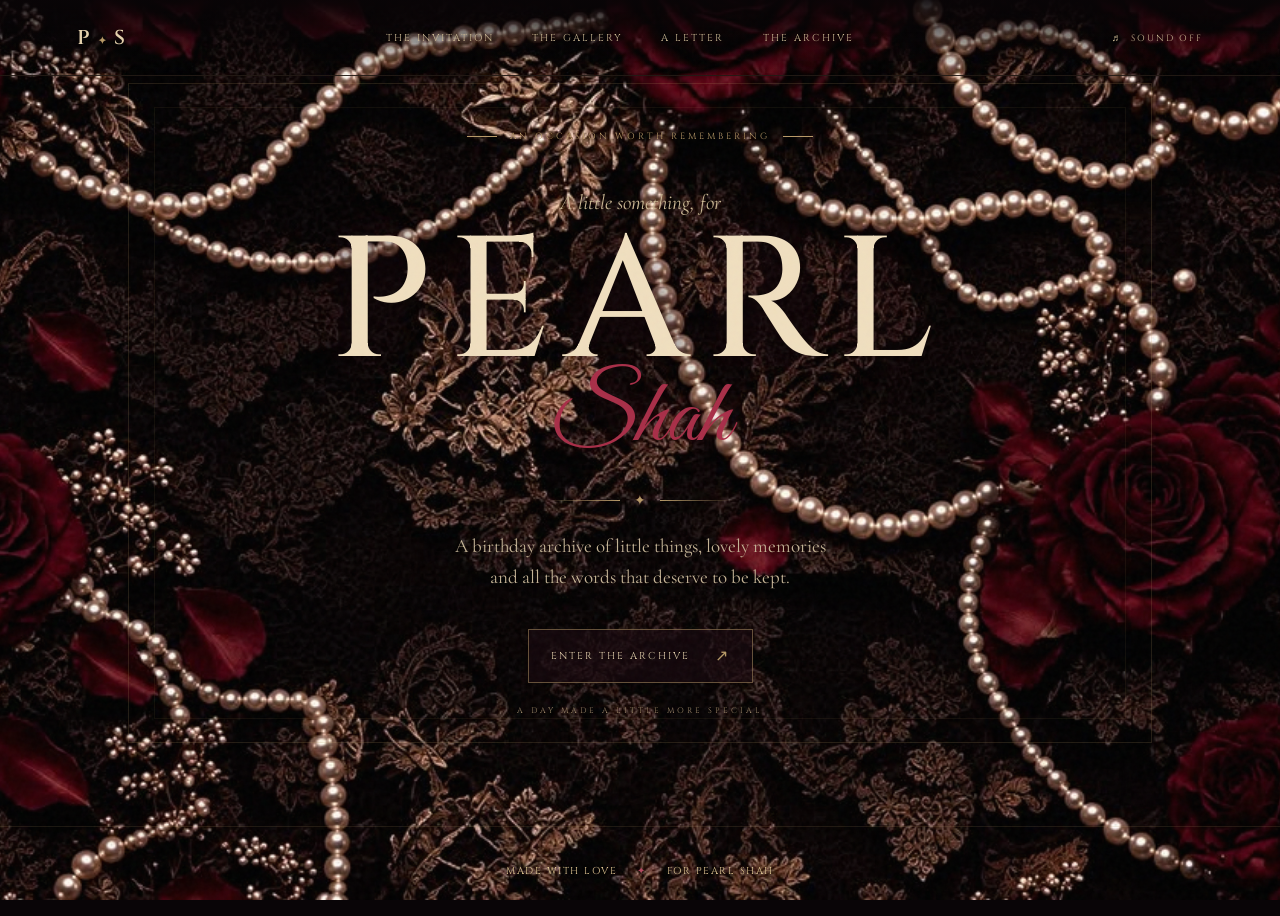
<file: index.html>
<!DOCTYPE html>
<html lang="en">
<head>
  <meta charset="UTF-8">
  <meta name="viewport" content="width=device-width, initial-scale=1.0">
  <meta name="theme-color" content="#090507">
  <meta name="description" content="A little birthday archive made for Pearl Shah.">
  <title>Home — For Pearl Shah</title>
  <link rel="preconnect" href="https://fonts.googleapis.com">
  <link rel="preconnect" href="https://fonts.gstatic.com" crossorigin>
  <link href="https://fonts.googleapis.com/css2?family=Cinzel:wght@400;500;600;700&family=Cormorant+Garamond:ital,wght@0,400;0,500;0,600;1,400;1,500;1,600&family=Great+Vibes&display=swap" rel="stylesheet">
  <link rel="stylesheet" href="style.css?v=parchment-20261115">
</head>
<body>
  <div class="wallpaper" aria-hidden="true"></div>
  <div class="lace lace-left" aria-hidden="true"></div><div class="lace lace-right" aria-hidden="true"></div>
  <div class="grain" aria-hidden="true"></div><div class="petal-field" aria-hidden="true"></div>
  <div class="smoke-screen" aria-hidden="true"><span></span><span></span><span></span></div>

  <header class="topbar">
    <a class="monogram" href="index.html" data-page-link aria-label="Home">P<span>✦</span>S</a>
    <nav aria-label="Main navigation">
      <a href="invitation.html" data-page-link>THE INVITATION</a>
      <a href="gallery.html" data-page-link>THE GALLERY</a>
      <a href="invitation.html" data-page-link>A LETTER</a>
      <a href="archive.html" data-page-link>THE ARCHIVE</a>
    </nav>
    <span class="sound-toggle">♬ <span>SOUND OFF</span></span>
  </header>
<main><section class="hero section" id="home">
      <div class="hero-rose hero-rose-one" aria-hidden="true"><img src="assets/rose.png" alt=""></div>
      <div class="hero-rose hero-rose-two" aria-hidden="true"><img src="assets/rose.png" alt=""></div>
      <div class="hero-content">
        <p class="eyebrow"><span></span> AN OCCASION WORTH REMEMBERING <span></span></p>
        <p class="hero-kicker">A little something, for</p>
        <h1>PEARL</h1>
        <p class="hero-script">Shah</p>
        <div class="gold-rule"><i>✦</i></div>
        <p class="hero-subtitle">A birthday archive of little things, lovely memories<br>and all the words that deserve to be kept.</p>
        <a class="wax-button" href="invitation.html" data-page-link><span>ENTER THE ARCHIVE</span><b>↗</b></a>
        <p class="hero-date">A DAY MADE A LITTLE MORE SPECIAL</p>
      </div>
      <div class="scroll-cue"><span></span> A LITTLE WORLD, JUST FOR YOU</div>
    </section></main>
  <footer><span>MADE WITH LOVE</span><span class="footer-star">✦</span><span>FOR PEARL SHAH</span></footer>
  <script src="script.js"></script>
</body>
</html>
</file>
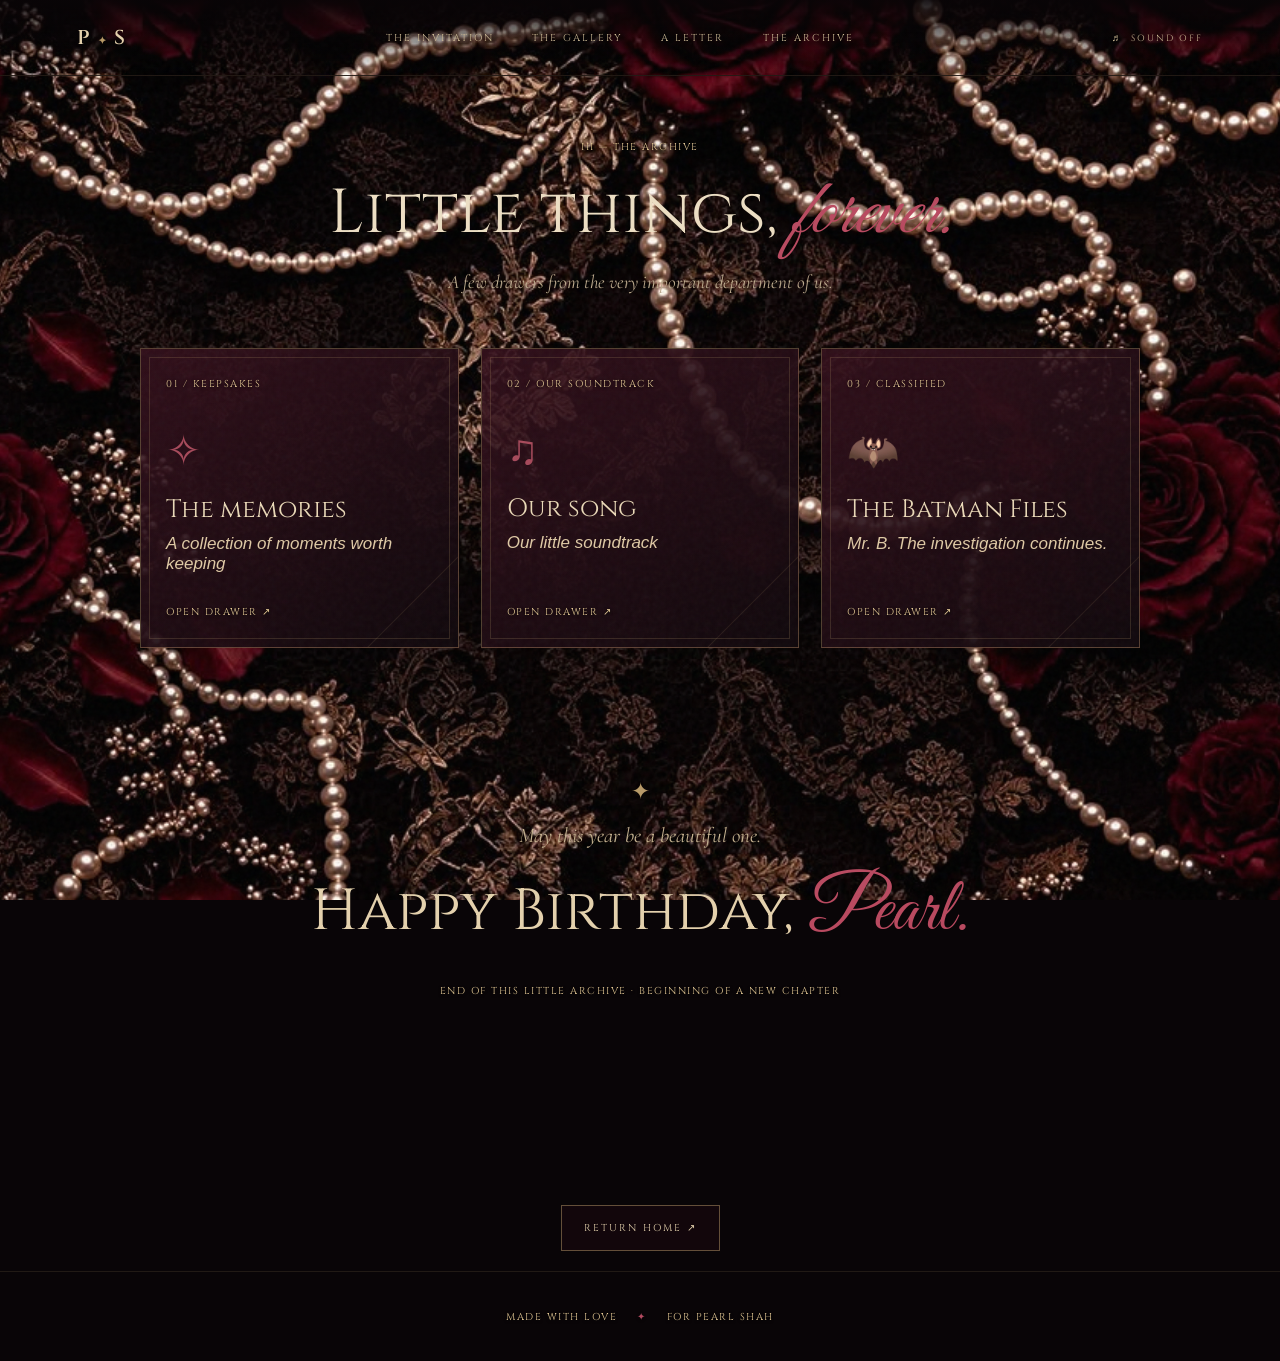
<file: archive.html>
<!DOCTYPE html>
<html lang="en">
<head>
  <meta charset="UTF-8">
  <meta name="viewport" content="width=device-width, initial-scale=1.0">
  <meta name="theme-color" content="#090507">
  <meta name="description" content="A little birthday archive made for Pearl Shah.">
  <title>The Archive — For Pearl Shah</title>
  <link rel="preconnect" href="https://fonts.googleapis.com">
  <link rel="preconnect" href="https://fonts.gstatic.com" crossorigin>
  <link href="https://fonts.googleapis.com/css2?family=Cinzel:wght@400;500;600;700&family=Cormorant+Garamond:ital,wght@0,400;0,500;0,600;1,400;1,500;1,600&family=Great+Vibes&display=swap" rel="stylesheet">
  <link rel="stylesheet" href="style.css?v=parchment-20261115">
</head>
<body>
  <div class="wallpaper" aria-hidden="true"></div>
  <div class="lace lace-left" aria-hidden="true"></div><div class="lace lace-right" aria-hidden="true"></div>
  <div class="grain" aria-hidden="true"></div><div class="petal-field" aria-hidden="true"></div>
  <div class="smoke-screen" aria-hidden="true"><span></span><span></span><span></span></div>

  <header class="topbar">
    <a class="monogram" href="index.html" data-page-link aria-label="Home">P<span>✦</span>S</a>
    <nav aria-label="Main navigation">
      <a href="invitation.html" data-page-link>THE INVITATION</a>
      <a href="gallery.html" data-page-link>THE GALLERY</a>
      <a href="letter.html" data-page-link>A LETTER</a>
      <a href="archive.html" data-page-link>THE ARCHIVE</a>
    </nav>
    <span class="sound-toggle">♬ <span>SOUND OFF</span></span>
  </header>
<main><section class="archive-section section" id="archive">
      <div class="section-heading">
        <span class="section-number">III — THE ARCHIVE</span>
        <h2>Little things, <em>forever.</em></h2>
        <p>A few drawers from the very important department of us.</p>
      </div>
      <div class="archive-grid">
        <button class="archive-card memory-card" data-title="The memories" data-copy="Where do I even begin? 😭 The time you saw me topless (WE ARE NEVER LIVING THAT DOWN) and you know I will never miss an opportunity to tease you about Mr. B aka Batman. AND THE BUS. The things we spilled, especially the dark stuff… OMDSSS. Some memories need a whole explanation, some should probably stay classified, and some will make us laugh for years. These are ours, Pearl. Absolutely unforgettable. ♡">
          <span class="card-index">01 / KEEPSAKES</span><span class="card-icon">✧</span>
          <span class="card-title">The memories</span><span class="card-caption">A collection of moments worth keeping</span><span class="card-open">OPEN DRAWER ↗</span>
        </button>
        <button class="archive-card photo-card" data-title="Our song" data-copy="Slow Motion Angreza — Bhaag Milkha Bhaag. Our part starts here: " data-link="https://www.youtube.com/watch?v=60vIVA5AZ9M&amp;t=150s">
          <span class="card-index">02 / OUR SOUNDTRACK</span><span class="card-icon">♫</span>
          <span class="card-title">Our song</span><span class="card-caption">Our little soundtrack</span><span class="card-open">OPEN DRAWER ↗</span>
        </button>
        <button class="archive-card joke-card" data-title="The Batman Files" data-copy="CASE FILE: MR. B. AKA BATMAN. 😭 The man, the mystery, the endless teasing. I will never miss an opportunity to bring him up just to see your reaction. At this point, he deserves his own section in our history. This investigation is ongoing. 💀">
          <span class="card-index">03 / CLASSIFIED</span><span class="card-icon">🦇</span>
          <span class="card-title">The Batman Files</span><span class="card-caption">Mr. B. The investigation continues.</span><span class="card-open">OPEN DRAWER ↗</span>
        </button>
      </div>
      <div class="closing-note">
        <span class="closing-ornament">✦</span>
        <p>May this year be a beautiful one.</p>
        <h2>Happy Birthday, <em>Pearl.</em></h2>
        <span class="closing-small">END OF THIS LITTLE ARCHIVE · BEGINNING OF A NEW CHAPTER</span>
      </div>
    </section>
<div class="archive-extra-links"><a class="wax-button" href="index.html" data-page-link>RETURN HOME ↗</a></div></main>
  <footer><span>MADE WITH LOVE</span><span class="footer-star">✦</span><span>FOR PEARL SHAH</span></footer>
  <script src="script.js"></script>
</body>
</html>
</file>
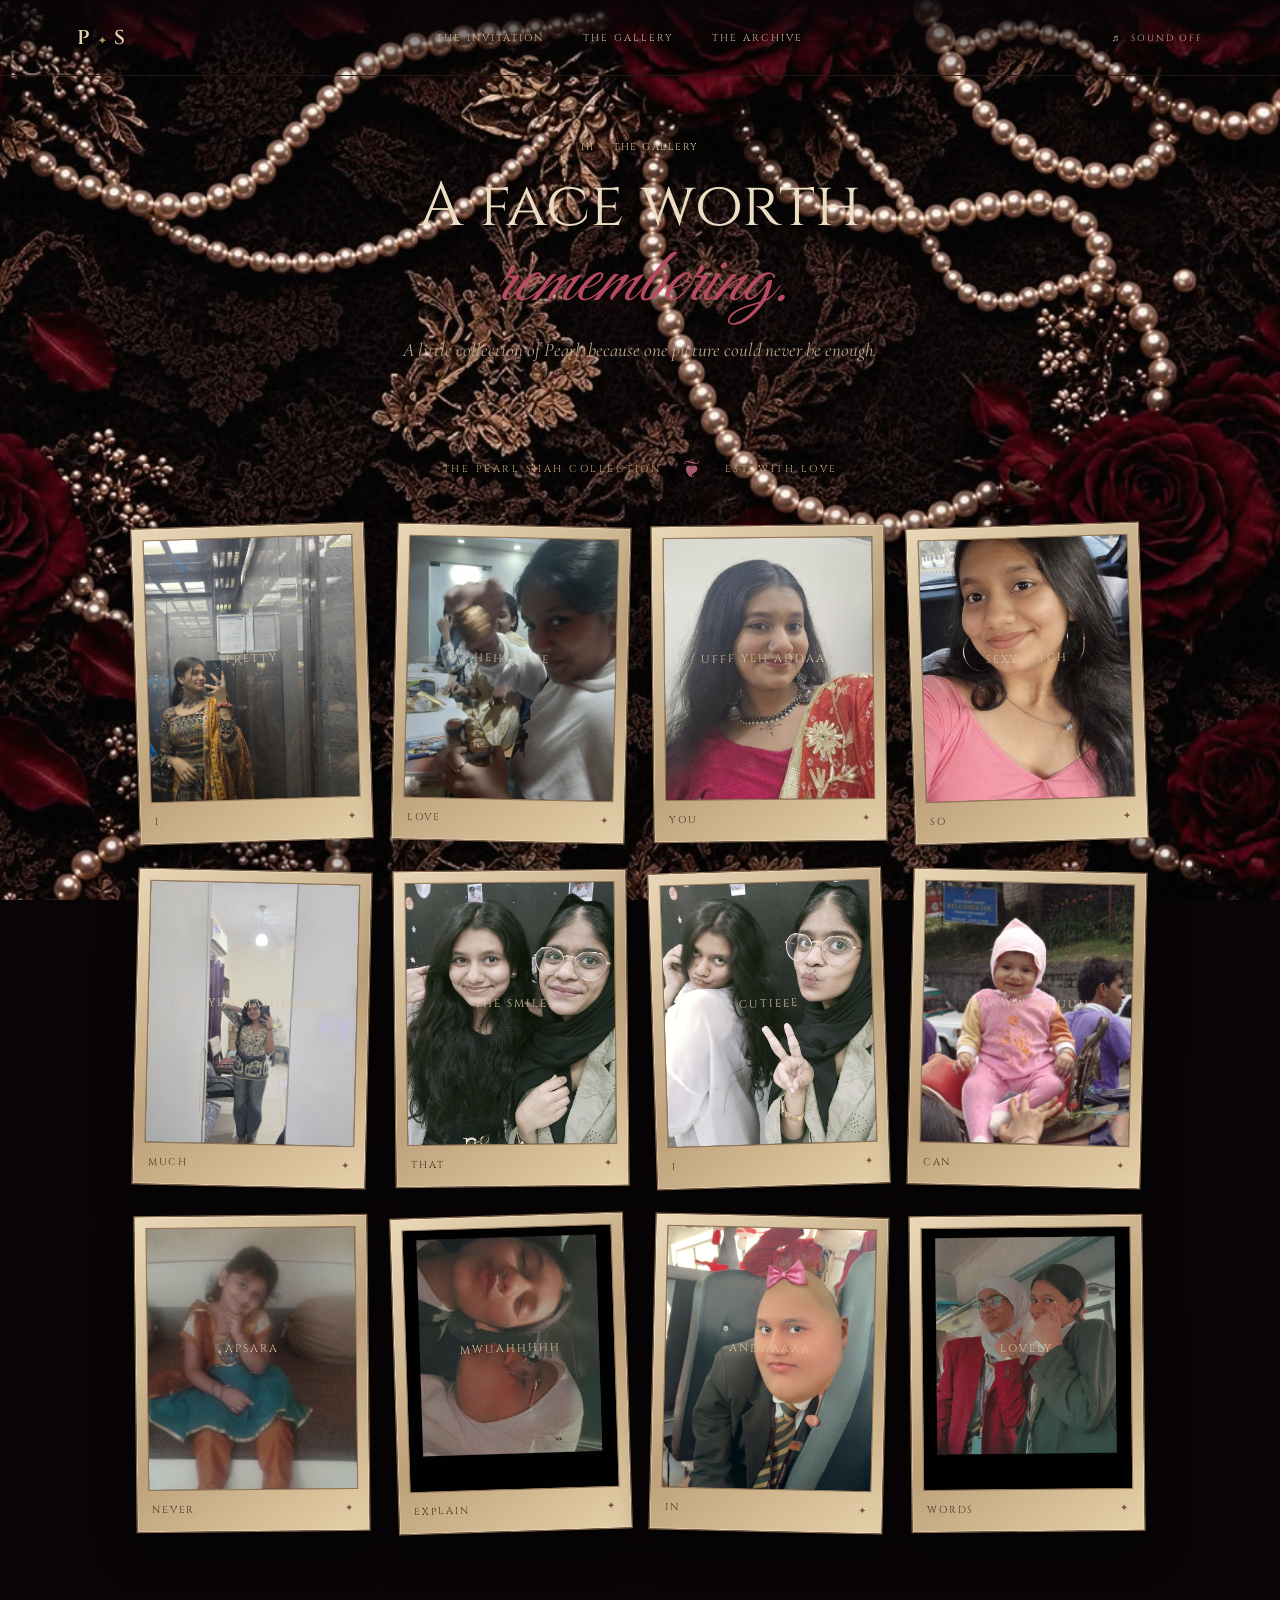
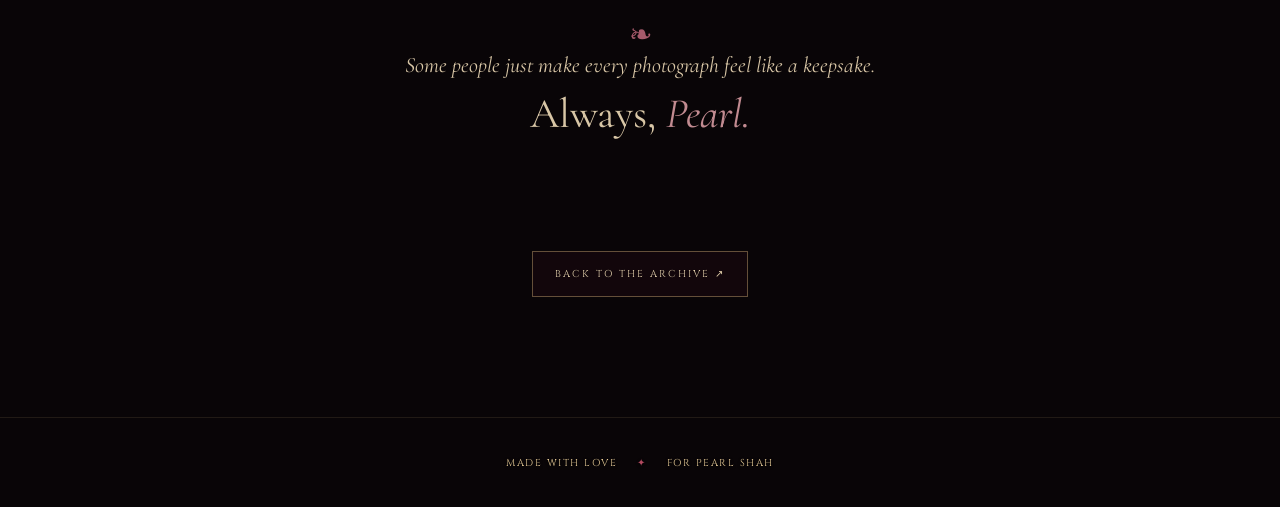
<file: gallery.html>
<!DOCTYPE html>
<html lang="en">
<head>
  <meta charset="UTF-8">
  <meta name="viewport" content="width=device-width, initial-scale=1.0">
  <meta name="theme-color" content="#090507">
  <meta name="description" content="A gallery of Pearl's favourite photographs.">
  <title>The Gallery — For Pearl Shah</title>
  <link rel="preconnect" href="https://fonts.googleapis.com">
  <link rel="preconnect" href="https://fonts.gstatic.com" crossorigin>
  <link href="https://fonts.googleapis.com/css2?family=Cinzel:wght@400;500;600;700&family=Cormorant+Garamond:ital,wght@0,400;0,500;0,600;1,400;1,500;1,600&family=Great+Vibes&display=swap" rel="stylesheet">
  <link rel="stylesheet" href="style.css?v=pearl-gallery-1">
</head>
<body>
  <div class="wallpaper" aria-hidden="true"></div>
  <div class="grain" aria-hidden="true"></div>
  <div class="petal-field" aria-hidden="true"></div>
  <div class="smoke-screen" aria-hidden="true"><span></span><span></span><span></span></div>

  <header class="topbar">
    <a class="monogram" href="index.html" data-page-link aria-label="Home">P<span>✦</span>S</a>
    <nav aria-label="Main navigation">
      <a href="invitation.html" data-page-link>THE INVITATION</a>
      <a href="gallery.html" data-page-link>THE GALLERY</a>
      <a href="archive.html" data-page-link>THE ARCHIVE</a>
    </nav>
    <span class="sound-toggle">♬ <span>SOUND OFF</span></span>
  </header>

  <main>
    <section class="gallery-section section">
      <div class="section-heading">
        <span class="section-number">III — THE GALLERY</span>
        <h2>A face worth <em>remembering.</em></h2>
        <p>A little collection of Pearl, because one picture could never be enough.</p>
      </div>

      <div class="gallery-intro">
        <span>THE PEARL SHAH COLLECTION</span>
        <i>❦</i>
        <span>EST. WITH LOVE</span>
      </div>

      <div class="pearl-gallery">
        <figure class="gallery-frame frame-1 missing">
          <div class="gallery-photo">
            <img src="assets/pearl-01.jpg" alt="Pearl — photograph 1" loading="lazy" onerror="this.parentElement.parentElement.classList.add('missing')">
            <span class="photo-placeholder">PRETTY<br><small>...</small></span>
          </div>
          <figcaption><span>I</span><i>✦</i></figcaption>
        </figure>
        <figure class="gallery-frame frame-2 missing">
          <div class="gallery-photo">
            <img src="assets/pearl-02.jpg" alt="Pearl — photograph 2" loading="lazy" onerror="this.parentElement.parentElement.classList.add('missing')">
            <span class="photo-placeholder">HEHEHEHE<br><small>...</small></span>
          </div>
          <figcaption><span>LOVE</span><i>✦</i></figcaption>
        </figure>
        <figure class="gallery-frame frame-3 missing">
          <div class="gallery-photo">
            <img src="assets/pearl-03.jpg" alt="Pearl — photograph 3" loading="lazy" onerror="this.parentElement.parentElement.classList.add('missing')">
            <span class="photo-placeholder">UFFF YEH ADDAAA<br><small>...</small></span>
          </div>
          <figcaption><span>YOU</span><i>✦</i></figcaption>
        </figure>
        <figure class="gallery-frame frame-4 missing">
          <div class="gallery-photo">
            <img src="assets/pearl-04.jpg" alt="Pearl — photograph 4" loading="lazy" onerror="this.parentElement.parentElement.classList.add('missing')">
            <span class="photo-placeholder">SEXY BITCH<br><small>...</small></span>
          </div>
          <figcaption><span>SO</span><i>✦</i></figcaption>
        </figure>
        <figure class="gallery-frame frame-5 missing">
          <div class="gallery-photo">
            <img src="assets/pearl-05.jpg" alt="Pearl — photograph 5" loading="lazy" onerror="this.parentElement.parentElement.classList.add('missing')">
            <span class="photo-placeholder">UFF YEH MASOOMYAT<br><small>...</small></span>
          </div>
          <figcaption><span>MUCH</span><i>✦</i></figcaption>
        </figure>
        <figure class="gallery-frame frame-6 missing">
          <div class="gallery-photo">
            <img src="assets/pearl-06.jpg" alt="Pearl — photograph 6" loading="lazy" onerror="this.parentElement.parentElement.classList.add('missing')">
            <span class="photo-placeholder">THE SMILE<br><small>...</small></span>
          </div>
          <figcaption><span>THAT</span><i>✦</i></figcaption>
        </figure>
        <figure class="gallery-frame frame-1 missing">
          <div class="gallery-photo">
            <img src="assets/pearl-07.jpg" alt="Pearl — photograph 7" loading="lazy" onerror="this.parentElement.parentElement.classList.add('missing')">
            <span class="photo-placeholder">CUTIEEE<br><small>...</small></span>
          </div>
          <figcaption><span>I</span><i>✦</i></figcaption>
        </figure>
        <figure class="gallery-frame frame-2 missing">
          <div class="gallery-photo">
            <img src="assets/pearl-08.jpg" alt="Pearl — photograph 8" loading="lazy" onerror="this.parentElement.parentElement.classList.add('missing')">
            <span class="photo-placeholder">AWWWW BETUUU<br><small>...</small></span>
          </div>
          <figcaption><span>CAN</span><i>✦</i></figcaption>
        </figure>
        <figure class="gallery-frame frame-3 missing">
          <div class="gallery-photo">
            <img src="assets/pearl-09.jpg" alt="Pearl — photograph 9" loading="lazy" onerror="this.parentElement.parentElement.classList.add('missing')">
            <span class="photo-placeholder">APSARA<br><small>...</small></span>
          </div>
          <figcaption><span>NEVER</span><i>✦</i></figcaption>
        </figure>
        <figure class="gallery-frame frame-4 missing">
          <div class="gallery-photo">
            <img src="assets/pearl-10.jpg" alt="Pearl — photograph 10" loading="lazy" onerror="this.parentElement.parentElement.classList.add('missing')">
            <span class="photo-placeholder">MWUAHHHHH<br><small>...</small></span>
          </div>
          <figcaption><span>EXPLAIN</span><i>✦</i></figcaption>
        </figure>
        <figure class="gallery-frame frame-5 missing">
          <div class="gallery-photo">
            <img src="assets/pearl-11.jpg" alt="Pearl — photograph 11" loading="lazy" onerror="this.parentElement.parentElement.classList.add('missing')">
            <span class="photo-placeholder">ANDAAAAA<br><small>...</small></span>
          </div>
          <figcaption><span>IN</span><i>✦</i></figcaption>
        </figure>
        <figure class="gallery-frame frame-6 missing">
          <div class="gallery-photo">
            <img src="assets/pearl-12.jpg" alt="Pearl — photograph 12" loading="lazy" onerror="this.parentElement.parentElement.classList.add('missing')">
            <span class="photo-placeholder">LOVELY<br><small>...</small></span>
          </div>
          <figcaption><span>WORDS</span><i>✦</i></figcaption>
        </figure>
      </div>

      <div class="gallery-ending">
        <span>❧</span>
        <p>Some people just make every photograph feel like a keepsake.</p>
        <h2>Always, <em>Pearl.</em></h2>
      </div>
      <div class="gallery-back"><a class="wax-button" href="archive.html" data-page-link>BACK TO THE ARCHIVE ↗</a></div>
    </section>
  </main>

  <footer><span>MADE WITH LOVE</span><span class="footer-star">✦</span><span>FOR PEARL SHAH</span></footer>
  <script src="script.js"></script>
</body>
</html>
</file>
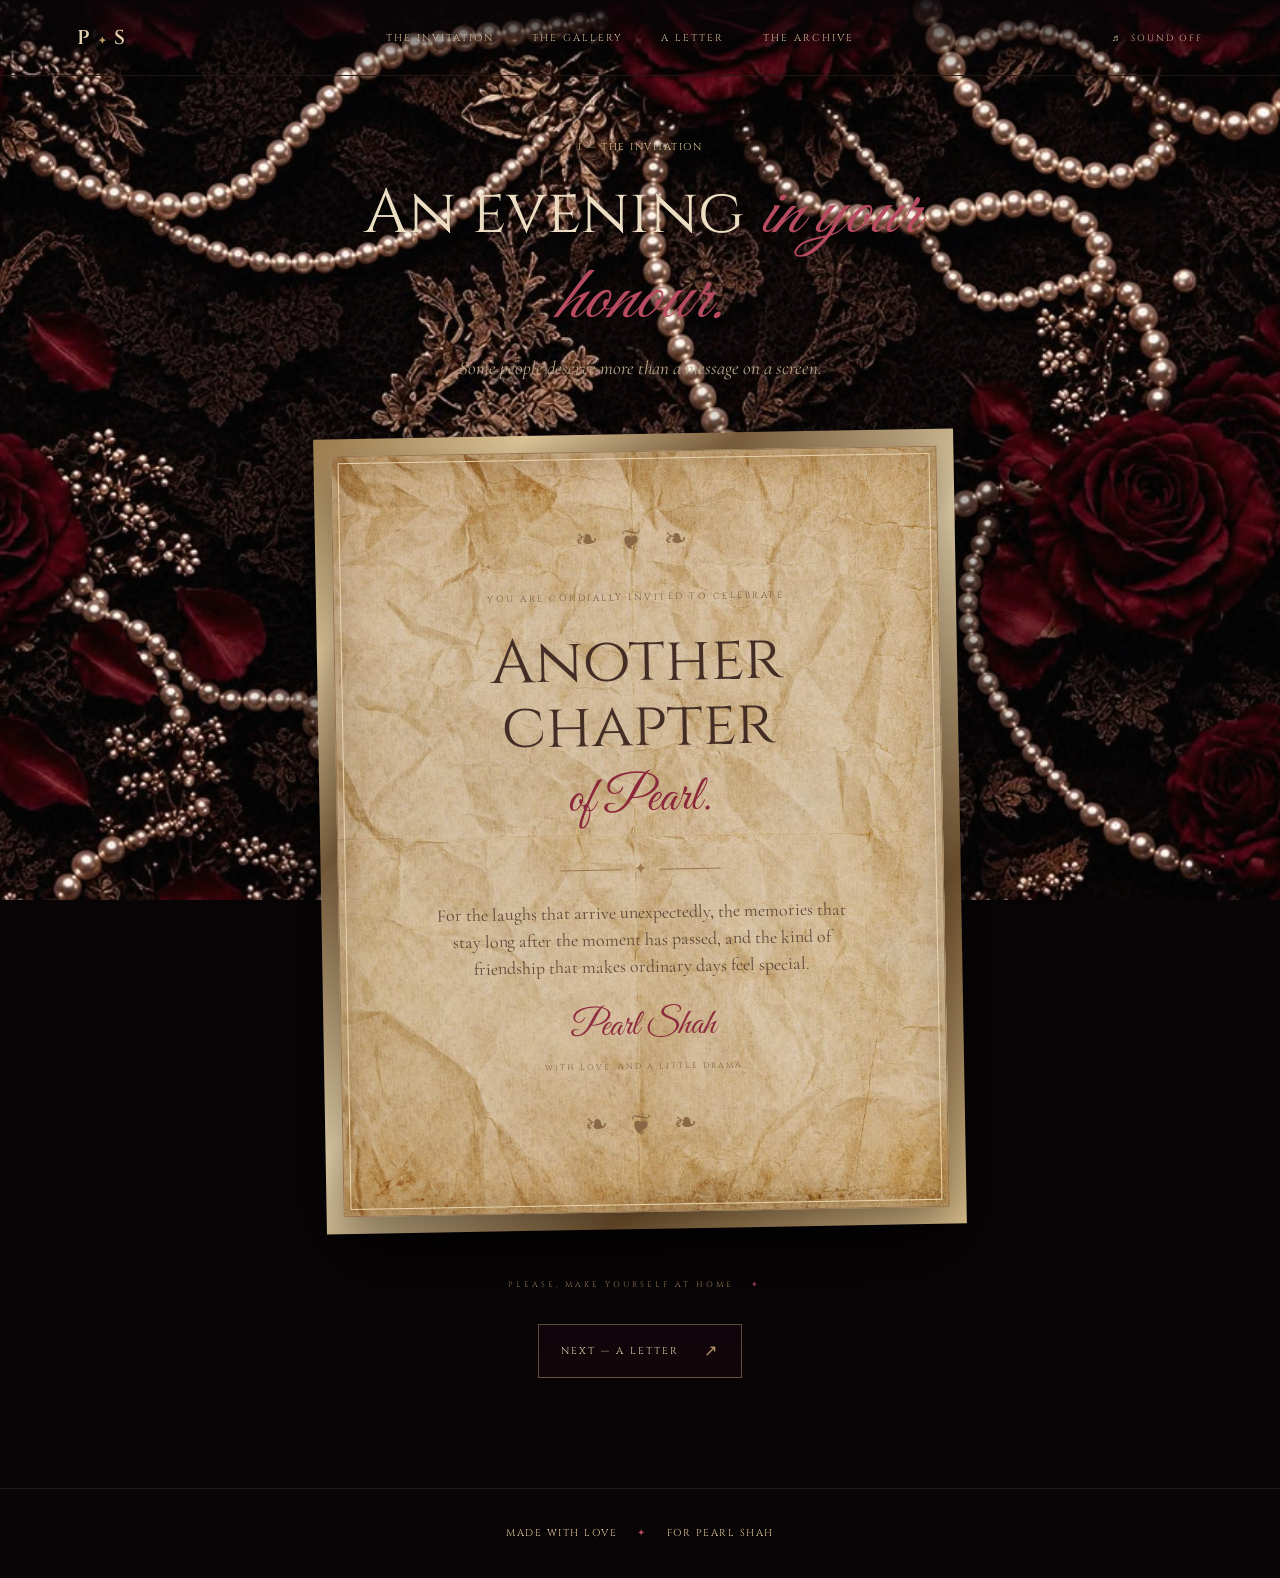
<file: invitation.html>
<!DOCTYPE html>
<html lang="en">
<head>
  <meta charset="UTF-8">
  <meta name="viewport" content="width=device-width, initial-scale=1.0">
  <meta name="theme-color" content="#090507">
  <meta name="description" content="A little birthday archive made for Pearl Shah.">
  <title>The Invitation — For Pearl Shah</title>
  <link rel="preconnect" href="https://fonts.googleapis.com">
  <link rel="preconnect" href="https://fonts.gstatic.com" crossorigin>
  <link href="https://fonts.googleapis.com/css2?family=Cinzel:wght@400;500;600;700&family=Cormorant+Garamond:ital,wght@0,400;0,500;0,600;1,400;1,500;1,600&family=Great+Vibes&display=swap" rel="stylesheet">
  <link rel="stylesheet" href="style.css?v=gallery-next-visible-2">
</head>
<body>
  <div class="wallpaper" aria-hidden="true"></div>
  <div class="lace lace-left" aria-hidden="true"></div><div class="lace lace-right" aria-hidden="true"></div>
  <div class="grain" aria-hidden="true"></div><div class="petal-field" aria-hidden="true"></div>
  <div class="smoke-screen" aria-hidden="true"><span></span><span></span><span></span></div>

  <header class="topbar">
    <a class="monogram" href="index.html" data-page-link aria-label="Home">P<span>✦</span>S</a>
    <nav aria-label="Main navigation">
      <a href="invitation.html" data-page-link>THE INVITATION</a>
      <a href="gallery.html" data-page-link>THE GALLERY</a>
      <a href="#letter" id="letter-nav">A LETTER</a>
      <a href="archive.html" data-page-link>THE ARCHIVE</a>
    </nav>
    <span class="sound-toggle">♬ <span>SOUND OFF</span></span>
  </header>
<main><section class="invitation section" id="invitation">
      <div class="section-heading">
        <span class="section-number">I — THE INVITATION</span>
        <h2>An evening <em>in your honour.</em></h2>
        <p>Some people deserve more than a message on a screen.</p>
      </div>
      <article class="invite-card">
        <div class="invite-inner">
          <div class="invite-flourish top">❧ ❦ ❧</div>
          <p class="invite-small">YOU ARE CORDIALLY INVITED TO CELEBRATE</p>
          <h3>Another chapter<br><i>of Pearl.</i></h3>
          <div class="invite-divider"><span>✦</span></div>
          <p class="invite-copy">For the laughs that arrive unexpectedly, the memories that stay long after the moment has passed, and the kind of friendship that makes ordinary days feel special.</p>
          <p class="invite-name">Pearl Shah</p>
          <p class="invite-bottom">WITH LOVE, AND A LITTLE DRAMA</p>
          <div class="invite-flourish bottom">❧ ❦ ❧</div>
        </div>
        <img class="invite-rose" src="assets/rose.png" alt="" aria-hidden="true">
      </article>
      <div class="section-footnote">PLEASE, MAKE YOURSELF AT HOME <span>✦</span></div>
      <button class="wax-button next-screen" id="next-to-letter" type="button"><span>NEXT — A LETTER</span><b>↗</b></button>
    </section>
    <section class="letter-screen" id="letter-screen" aria-hidden="true"><section class="letter-section section" id="letter">
      <div class="section-heading">
        <span class="section-number">II — THE LETTER</span>
        <h2>Words, <em>kept close.</em></h2>
        <p>A note for the birthday girl. Open it when you're ready.</p>
      </div>
      <div class="letter-stage">
        <div class="envelope-wrap">
          <article class="letter-paper" id="pearl-letter" aria-hidden="true">
          <div class="paper-corner corner-one">❦</div><div class="paper-corner corner-two">❦</div>
          <p class="letter-date">A NOTE FOR YOU</p>
          <h3>Dear Pearl,</h3>
          <p>Happy birthday to one of the most unexpectedly special people in my life. I genuinely love how easily we talk. We can yap about absolutely anything, meet up, pick up a conversation like no time has passed, and somehow never run out of things to say.</p>
          <p>But one thing I appreciate even more is how much you trust me. The way you tell me about your life, the little things and the difficult things too, means more than I can properly explain. I know not everyone gets to hear those parts of someone’s story, so I hope you know I never take it for granted. And honestly, the entire Batman lore still lives in my head. 😭</p>
          <p>Now, a few important facts must be documented: you are an absolutely brilliant dancer and a singer whose confidence deserves its own award. You’re a topper, a proper padaku nerd, and somehow also the CEO of next-level gaali. Truly a range of talents.</p>
          <p>I hope this year brings you every good thing you’ve been working towards. Keep dancing, keep being your wonderfully chaotic self, and never lose that confidence. And Inshallah, may that very specific bad boy you're waiting for finally make an appearance. Ameen. 😭</p>
          <p>I know I may not hold the official “best friend” title (yes, the quotation marks are intentional), but what we have means a lot to me. I’m genuinely grateful we got this close. Here’s to more yapping, more memories, more ridiculous stories, and many more moments that become our favourite things to look back on.</p>
          <p class="letter-sign">With lots of love, <span>♡</span><br>— Anavia</p>
          <div class="letter-seal">P</div>
          </article>
          <button class="envelope" type="button" aria-label="Open Pearl’s birthday letter" aria-expanded="false" aria-controls="pearl-letter">
            <span class="envelope-back"></span>
            <span class="envelope-paper"><span>For Pearl,<br>with love.</span></span>
            <span class="envelope-front"></span>
            <span class="envelope-flap"></span>
            <span class="wax-seal">P</span>
            <span class="envelope-label">OPEN YOUR LETTER</span>
          </button>
          <a class="wax-button letter-next" href="gallery.html" data-page-link><span>NEXT — THE GALLERY</span><b>↗</b></a>
        </div>
      </div>
      <p class="letter-hint">TAP THE ENVELOPE TO OPEN YOUR LETTER</p>
    </section></section>
  </main>
  <footer><span>MADE WITH LOVE</span><span class="footer-star">✦</span><span>FOR PEARL SHAH</span></footer>
  <script src="script.js?v=shared-centre-emergence-3"></script>
</body>
</html>
</file>
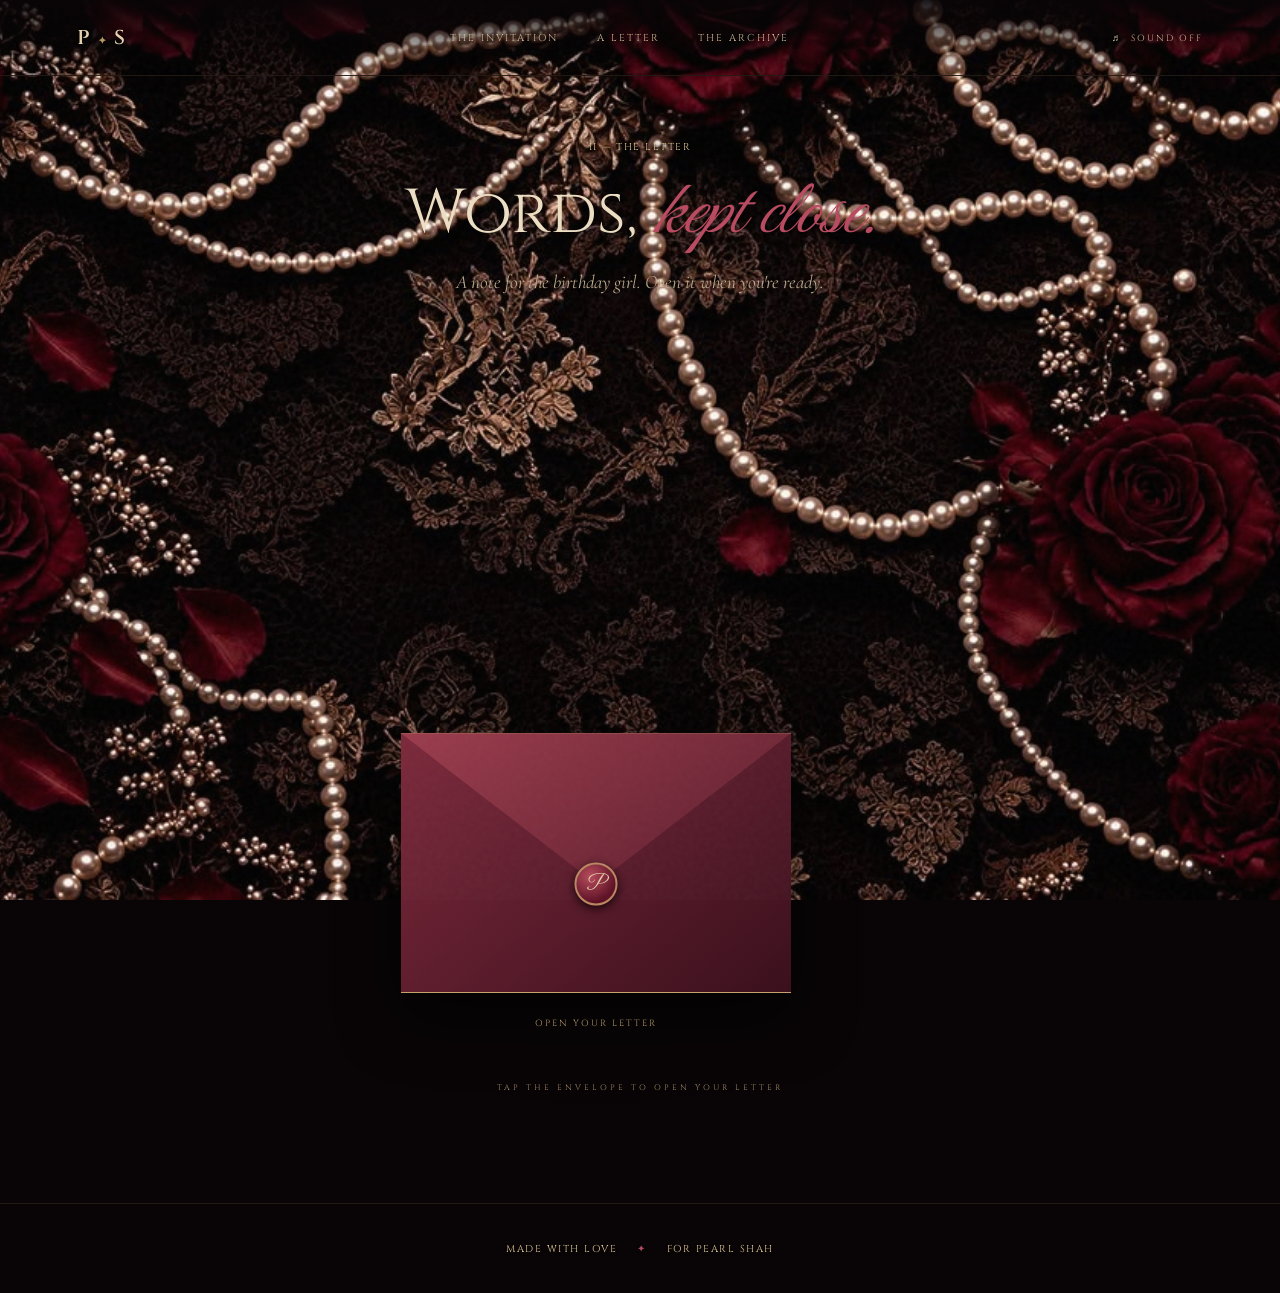
<file: letter.html>
<!DOCTYPE html>
<html lang="en">
<head>
  <meta charset="UTF-8">
  <meta name="viewport" content="width=device-width, initial-scale=1.0">
  <meta name="theme-color" content="#090507">
  <meta name="description" content="A little birthday archive made for Pearl Shah.">
  <title>A Letter — For Pearl Shah</title>
  <link rel="preconnect" href="https://fonts.googleapis.com">
  <link rel="preconnect" href="https://fonts.gstatic.com" crossorigin>
  <link href="https://fonts.googleapis.com/css2?family=Cinzel:wght@400;500;600;700&family=Cormorant+Garamond:ital,wght@0,400;0,500;0,600;1,400;1,500;1,600&family=Great+Vibes&display=swap" rel="stylesheet">
  <link rel="stylesheet" href="style.css?v=parchment-20261115">
</head>
<body>
  <div class="wallpaper" aria-hidden="true"></div>
  <div class="lace lace-left" aria-hidden="true"></div><div class="lace lace-right" aria-hidden="true"></div>
  <div class="grain" aria-hidden="true"></div><div class="petal-field" aria-hidden="true"></div>
  <div class="smoke-screen" aria-hidden="true"><span></span><span></span><span></span></div>

  <header class="topbar">
    <a class="monogram" href="index.html" data-page-link aria-label="Home">P<span>✦</span>S</a>
    <nav aria-label="Main navigation">
      <a href="invitation.html" data-page-link>THE INVITATION</a>
      <a href="letter.html" data-page-link>A LETTER</a>
      <a href="archive.html" data-page-link>THE ARCHIVE</a>
    </nav>
    <span class="sound-toggle">♬ <span>SOUND OFF</span></span>
  </header>
<main><section class="letter-section section" id="letter">
      <div class="section-heading">
        <span class="section-number">II — THE LETTER</span>
        <h2>Words, <em>kept close.</em></h2>
        <p>A note for the birthday girl. Open it when you're ready.</p>
      </div>
      <div class="letter-stage">
        <button class="envelope" type="button" aria-label="Open Pearl’s birthday letter" aria-expanded="false" aria-controls="pearl-letter">
          <span class="envelope-back"></span>
          <span class="envelope-paper"><span>For Pearl,<br>with love.</span></span>
          <span class="envelope-front"></span>
          <span class="envelope-flap"></span>
          <span class="wax-seal">P</span>
          <span class="envelope-label">OPEN YOUR LETTER</span>
        </button>
        <article class="letter-paper" id="pearl-letter" aria-hidden="true">
          <div class="paper-corner corner-one">❦</div><div class="paper-corner corner-two">❦</div>
          <p class="letter-date">A NOTE FOR YOU</p>
          <h3>Dear Pearl,</h3>
          <p>Happy birthday to one of the most unexpectedly special people in my life. I genuinely love how easily we talk. We can yap about absolutely anything, meet up, pick up a conversation like no time has passed, and somehow never run out of things to say.</p>
          <p>But one thing I appreciate even more is how much you trust me. The way you tell me about your life, the little things and the difficult things too, means more than I can properly explain. I know not everyone gets to hear those parts of someone’s story, so I hope you know I never take it for granted. And honestly, the entire Batman lore still lives in my head. 😭</p>
          <p>Now, a few important facts must be documented: you are an absolutely brilliant dancer and a singer whose confidence deserves its own award. You’re a topper, a proper padaku nerd, and somehow also the CEO of next-level gaali. Truly a range of talents.</p>
          <p>I hope this year brings you every good thing you’ve been working towards. Keep dancing, keep being your wonderfully chaotic self, and never lose that confidence. And Inshallah, may that very specific bad boy you're waiting for finally make an appearance. Ameen. 😭</p>
          <p>I know I may not hold the official “best friend” title (yes, the quotation marks are intentional), but what we have means a lot to me. I’m genuinely grateful we got this close. Here’s to more yapping, more memories, more ridiculous stories, and many more moments that become our favourite things to look back on.</p>
          <p class="letter-sign">With lots of love, <span>♡</span><br>— Anavia</p>
          <div class="letter-seal">P</div>
        </article>
      </div>
      <p class="letter-hint">TAP THE ENVELOPE TO OPEN YOUR LETTER</p>
    </section></main>
  <footer><span>MADE WITH LOVE</span><span class="footer-star">✦</span><span>FOR PEARL SHAH</span></footer>
  <script src="script.js"></script>
</body>
</html>
</file>
<file: style.css>
:root{--black:#090507;--wine:#210711;--burgundy:#4b1020;--red:#7c2036;--gold:#b89a68;--pale:#e4d1ad;--paper:#e4d5b7;--ink:#39231e;--muted:#a99578}
*{box-sizing:border-box;margin:0;padding:0}
html{scroll-behavior:smooth;scroll-padding-top:80px}
body{background:var(--black);color:var(--pale);font-family:"Cormorant Garamond",serif;overflow-x:hidden}
button,a{-webkit-tap-highlight-color:transparent}
a{color:inherit;text-decoration:none}
.wallpaper{position:fixed;inset:0;z-index:-5;background-color:#0b0609;background-image:url("assets/damask.png"),radial-gradient(ellipse at 50% 35%,#39101d 0%,#16080e 48%,#080507 100%);background-size:360px 520px,cover;background-attachment:fixed}
.grain{position:fixed;inset:0;z-index:8;pointer-events:none;opacity:.11;background-image:url("data:image/svg+xml,%3Csvg viewBox='0 0 180 180' xmlns='http://www.w3.org/2000/svg'%3E%3Cfilter id='n'%3E%3CfeTurbulence type='fractalNoise' baseFrequency='.9' numOctaves='3' stitchTiles='stitch'/%3E%3C/filter%3E%3Crect width='100%25' height='100%25' filter='url(%23n)' opacity='.35'/%3E%3C/svg%3E")}
.lace{position:fixed;top:0;bottom:0;width:42px;z-index:3;pointer-events:none;opacity:.72;background-image:url("assets/lace.png");background-size:42px 210px;background-repeat:repeat-y}
.lace-left{left:0}.lace-right{right:0;transform:scaleX(-1)}
.topbar{height:76px;position:fixed;z-index:12;top:0;left:0;right:0;display:flex;align-items:center;justify-content:space-between;padding:0 clamp(24px,6vw,90px);background:linear-gradient(#090507ed,transparent);border-bottom:1px solid #b89a6822}
.monogram{font:600 20px Cinzel,serif;letter-spacing:3px;color:var(--pale)}.monogram span{font-size:10px;color:var(--gold);padding:0 5px}
.topbar nav{display:flex;gap:clamp(16px,3vw,42px)}.topbar nav a,.sound-toggle{font:10px Cinzel,serif;letter-spacing:2px;color:#cbb995;transition:color .25s}.topbar nav a:hover{color:#fff}
.sound-toggle{border:0;background:none;cursor:pointer}.sound-toggle span{font-size:9px;margin-left:5px}
.section{position:relative;min-height:100vh;padding:140px clamp(28px,9vw,150px) 110px;display:flex;flex-direction:column;align-items:center;justify-content:center;isolation:isolate}
.hero{min-height:100svh;padding-top:130px;text-align:center;overflow:hidden}
.hero:before{content:"";position:absolute;inset:10% 10%;border:1px solid #b89a682c;pointer-events:none;z-index:-1}
.hero:after{content:"";position:absolute;inset:13% 12%;border:1px solid #b89a6815;pointer-events:none;z-index:-1}
.hero-content{position:relative;z-index:2;max-width:760px}
.eyebrow,.section-number,.invite-small,.invite-bottom,.hero-date,.scroll-cue,.section-footnote,.letter-hint,.card-index,.card-open,.closing-small,footer,.modal-kicker,.letter-date{font:10px Cinzel,serif;letter-spacing:3px;color:var(--gold)}
.eyebrow{display:flex;align-items:center;justify-content:center;gap:13px;font-size:9px}.eyebrow span{width:30px;height:1px;background:var(--gold)}
.hero-kicker{margin-top:48px;font-size:21px;font-style:italic;color:#cbb995}
.hero h1{font:500 clamp(76px,15vw,172px)/.88 Cinzel,serif;letter-spacing:.09em;color:#f0dfbf;text-shadow:0 5px 35px #000,0 0 45px #7d273c55;margin:14px 0 0}
.hero-script{font:clamp(54px,8vw,92px)/.9 "Great Vibes",cursive;color:#a82e48;margin-top:-1px;text-shadow:0 0 24px #a82e4840}
.gold-rule{display:flex;align-items:center;justify-content:center;gap:14px;margin:30px auto 22px;color:var(--gold)}.gold-rule:before,.gold-rule:after{content:"";height:1px;width:74px;background:linear-gradient(90deg,transparent,var(--gold))}.gold-rule:after{transform:rotate(180deg)}.gold-rule i{font-style:normal;font-size:14px}
.hero-subtitle{font-size:19px;line-height:1.6;color:#c5b496}
.wax-button{display:inline-flex;align-items:center;gap:25px;margin-top:37px;padding:15px 22px;border:1px solid #b89a6880;color:var(--pale);font:10px Cinzel,serif;letter-spacing:2px;transition:.3s;background:#17080eaa}.wax-button b{font-size:16px;color:var(--gold);font-weight:400}.wax-button:hover{background:#501326;box-shadow:0 0 35px #7c203644;transform:translateY(-3px)}
.hero-date{font-size:8px;margin-top:22px;color:#988366}
.hero-rose{position:absolute;width:clamp(180px,25vw,370px);opacity:.78;z-index:1;filter:drop-shadow(0 18px 30px #000)}.hero-rose img{width:100%;height:auto}.hero-rose-one{left:-5%;bottom:2%;transform:rotate(-18deg)}.hero-rose-two{right:-7%;top:13%;width:clamp(145px,19vw,280px);transform:rotate(22deg) scaleX(-1);opacity:.54}
.scroll-cue{position:absolute;bottom:28px;display:flex;align-items:center;gap:12px;font-size:8px;letter-spacing:2px}.scroll-cue span{height:30px;width:1px;background:linear-gradient(var(--gold),transparent)}
.section-heading{text-align:center;max-width:700px;margin:0 auto 55px}.section-number{display:block;font-size:9px;margin-bottom:18px}.section-heading h2{font:400 clamp(36px,5vw,62px)/1.1 Cinzel,serif;color:#eddfc4}.section-heading h2 em{font-family:"Great Vibes",cursive;font-size:1.25em;color:#b94a60;font-weight:400}.section-heading>p{font-size:19px;color:#bba98c;margin-top:13px;font-style:italic}
.invite-card{position:relative;width:min(640px,100%);padding:17px;background:linear-gradient(135deg,#9c7c4c,#e2c99b 15%,#7d603d 30%,#e5d2aa 50%,#70512e 75%,#d7bc8a);box-shadow:0 30px 90px #000b;transform:rotate(-1deg)}
.invite-inner{position:relative;min-height:510px;padding:70px 10%;display:flex;flex-direction:column;align-items:center;justify-content:center;text-align:center;color:#422b23;background:radial-gradient(ellipse at 50% 45%,#f0e3c9,#d8c4a0 75%,#c4ad83);border:1px solid #765b3c;outline:1px solid #f0dfbd;outline-offset:-8px;overflow:hidden}
.invite-inner:before,.invite-inner:after{content:"";position:absolute;width:160px;height:160px;border:1px solid #92734b55;transform:rotate(45deg)}.invite-inner:before{top:-115px;left:-115px}.invite-inner:after{bottom:-115px;right:-115px}
.invite-flourish{font-size:28px;color:#8a6845;letter-spacing:8px}.invite-flourish.top{margin-bottom:35px}.invite-flourish.bottom{margin-top:35px}
.invite-small{font-size:9px;color:#73583d;letter-spacing:2.5px}
.invite-card h3{font:400 clamp(38px,6vw,62px)/1.05 Cinzel,serif;margin:26px 0 17px}.invite-card h3 i{font:50px "Great Vibes",cursive;color:#8c2539}
.invite-divider{width:160px;display:flex;align-items:center;gap:12px;color:#9b754a;margin:12px 0 20px}.invite-divider:before,.invite-divider:after{content:"";height:1px;flex:1;background:#9b754a}.invite-copy{max-width:410px;font-size:18px;line-height:1.5;color:#61483a}.invite-name{font:36px "Great Vibes",cursive;color:#8e2b3f;margin-top:23px}.invite-bottom{font-size:8px;color:#826345;margin-top:13px;letter-spacing:2px}
.invite-rose{position:absolute;width:180px;right:-48px;bottom:-55px;transform:rotate(-25deg);filter:drop-shadow(0 12px 12px #0006);opacity:.85}
.section-footnote{margin-top:50px;font-size:8px}.section-footnote span{padding:0 12px;color:#b54a60}
.letter-section{overflow:hidden}
.letter-stage{width:min(900px,100%);min-height:480px;display:flex;align-items:center;justify-content:center;gap:30px;perspective:1200px}
.envelope{position:relative;width:min(390px,80vw);height:260px;border:0;background:transparent;cursor:pointer;flex:none;filter:drop-shadow(0 22px 30px #0009);transition:transform .6s}.envelope:hover{transform:translateY(-7px) rotate(-1deg)}
.envelope-back{position:absolute;inset:0;background:linear-gradient(145deg,#6d2633,#35101c);border:1px solid #bd9864}
.envelope-paper{position:absolute;left:8%;right:8%;top:8%;height:82%;background:#e4d4b6;color:#563c30;display:grid;place-items:center;font:italic 24px "Great Vibes",cursive;line-height:1.3;transition:transform .9s;z-index:1}
.envelope-front{position:absolute;inset:0;background:linear-gradient(140deg,#7c293b,#3b101d);clip-path:polygon(0 0,50% 57%,100% 0,100% 100%,0 100%);z-index:3;border-bottom:1px solid #c5a16b}
.envelope-flap{position:absolute;inset:0;background:linear-gradient(145deg,#9b3c4d,#4a1423);clip-path:polygon(0 0,100% 0,50% 58%);transform-origin:top;transition:transform .8s;z-index:4;filter:drop-shadow(0 2px 2px #18060a)}
.wax-seal{position:absolute;z-index:5;left:50%;top:58%;transform:translate(-50%,-50%);width:43px;height:43px;border-radius:50%;display:grid;place-items:center;background:radial-gradient(circle at 35% 30%,#b84b5c,#5d1024 70%);border:2px solid #b98762;color:#e4cda9;font:20px "Great Vibes",cursive;box-shadow:0 3px 10px #16050a}
.envelope-label{position:absolute;left:0;right:0;bottom:-36px;text-align:center;font:9px Cinzel,serif;letter-spacing:2px;color:var(--gold)}
.envelope.is-open .envelope-flap{transform:rotateX(180deg);z-index:0}.envelope.is-open .envelope-paper{transform:translateY(-115px);transition-delay:.25s}.envelope.is-open .wax-seal{opacity:0;transition:.25s}
.letter-paper{position:relative;width:min(440px,100%);padding:42px 44px 38px;background:radial-gradient(ellipse at 50% 35%,#f1e5cc,#d6c29d);color:#493126;box-shadow:0 20px 65px #000a;border:1px solid #a88a5e;outline:1px solid #ddc89f;outline-offset:-7px;opacity:0;transform:translateX(40px) rotateY(-12deg) scale(.95);pointer-events:none;transition:opacity .7s,transform .8s;max-height:0;overflow:hidden}
.letter-paper.is-visible{opacity:1;transform:translateX(0) rotateY(0) scale(1);pointer-events:auto;max-height:650px}
.letter-paper h3{font:36px "Great Vibes",cursive;color:#8e2b3f;margin:16px 0}.letter-paper p:not(.letter-date):not(.letter-sign){font-size:17px;line-height:1.45;margin:0 0 13px}.letter-date{font-size:8px;color:#8b6c48}.letter-sign{font:italic 18px "Cormorant Garamond",serif;margin-top:20px}.letter-sign span{color:#9b3349}.letter-seal{position:absolute;right:35px;bottom:25px;width:35px;height:35px;border-radius:50%;display:grid;place-items:center;background:#722138;color:#e8d2aa;font:20px "Great Vibes",cursive;box-shadow:0 2px 6px #5b3a2c55}.paper-corner{position:absolute;color:#9d7c51;font-size:22px}.corner-one{top:18px;left:20px}.corner-two{right:20px;bottom:15px;transform:rotate(180deg)}
.letter-hint{font-size:8px;margin-top:24px;color:#a48a65}
.archive-grid{display:grid;grid-template-columns:repeat(3,1fr);gap:22px;width:min(1000px,100%)}
.archive-card{min-height:300px;position:relative;display:flex;flex-direction:column;align-items:flex-start;text-align:left;padding:28px 25px;border:1px solid #b89a685e;color:var(--pale);cursor:pointer;overflow:hidden;transition:transform .35s,border-color .35s,box-shadow .35s;background:linear-gradient(145deg,#35101cdd,#10080cfa)}
.archive-card:before{content:"";position:absolute;inset:8px;border:1px solid #b89a6833;pointer-events:none}.archive-card:after{content:"";position:absolute;width:180px;height:180px;border:1px solid #b89a6820;transform:rotate(45deg);right:-110px;bottom:-110px}
.archive-card:hover{transform:translateY(-8px);border-color:#c5a16b;box-shadow:0 18px 50px #0008}
.card-index{font-size:8px;color:#b89a68}.card-icon{font-size:42px;color:#a74a5b;margin:35px 0 18px}.card-title{font:25px Cinzel,serif;color:#ead9b8}.card-caption{font-size:17px;font-style:italic;color:#b6a284;margin-top:8px}.card-open{font-size:8px;margin-top:auto;padding-top:25px;color:#c9aa77}
.closing-note{text-align:center;margin-top:130px}.closing-ornament{font-size:23px;color:var(--gold)}.closing-note p{font:italic 21px "Cormorant Garamond",serif;color:#c4b18f;margin:17px 0}.closing-note h2{font:400 clamp(36px,5vw,58px) Cinzel,serif}.closing-note h2 em{font:1.3em "Great Vibes",cursive;color:#b94a60}.closing-small{display:block;margin-top:25px;font-size:8px;color:#9a8464}
footer{height:90px;border-top:1px solid #b89a6824;display:flex;align-items:center;justify-content:center;gap:20px;font-size:8px;letter-spacing:2px;color:#9a8464}footer .footer-star{color:#b34a60}
.memory-modal{position:fixed;z-index:30;inset:50% auto auto 50%;transform:translate(-50%,-50%);width:min(500px,calc(100% - 42px));padding:60px 45px;background:radial-gradient(ellipse at 50% 35%,#f1e5cc,#d6c29d);color:#493126;text-align:center;border:10px double #9c7b50;box-shadow:0 0 0 100vmax #050204d9,0 20px 80px #000;animation:modalIn .35s ease both}
.memory-modal[hidden]{display:none}.modal-close{position:absolute;top:10px;right:17px;border:0;background:none;color:#59372d;font-size:30px;cursor:pointer}.modal-kicker{font-size:8px;color:#8a6845}.memory-modal h2{font:38px "Great Vibes",cursive;color:#8e2b3f;margin:20px 0}.modal-copy{font-size:19px;line-height:1.5}.modal-ornament{display:block;margin-top:25px;font-size:25px;color:#9b754a}
.smoke-screen{position:fixed;inset:-20%;z-index:20;pointer-events:none;opacity:0;visibility:hidden;overflow:hidden}.smoke-screen span{position:absolute;width:70vw;height:55vw;max-height:700px;filter:blur(45px);border-radius:50%;background:radial-gradient(ellipse,#762238b8 0%,#40101db0 28%,#17080f99 55%,transparent 72%)}.smoke-screen span:nth-child(1){left:-25%;top:20%}.smoke-screen span:nth-child(2){right:-20%;top:0;transform:scale(1.2)}.smoke-screen span:nth-child(3){left:20%;bottom:-45%;transform:scale(1.4)}
.smoke-screen.play{visibility:visible;animation:smokePass 1.15s ease-in-out}.smoke-screen.play span:nth-child(1){animation:smokeLeft 1.15s ease-in-out}.smoke-screen.play span:nth-child(2){animation:smokeRight 1.15s ease-in-out}
.petal{position:fixed;top:-30px;z-index:7;color:#8e263c;pointer-events:none;text-shadow:0 2px 8px #000;animation:fall linear forwards}
@keyframes smokePass{0%{opacity:0}30%{opacity:1}70%{opacity:.92}100%{opacity:0}}
@keyframes smokeLeft{0%{transform:translateX(-30vw) rotate(0)}100%{transform:translateX(80vw) rotate(25deg)}}
@keyframes smokeRight{0%{transform:translateX(30vw) rotate(0)}100%{transform:translateX(-80vw) rotate(-25deg)}}
@keyframes fall{to{transform:translate3d(var(--drift),110vh,0) rotate(620deg);opacity:.05}}
@keyframes modalIn{from{opacity:0;transform:translate(-50%,-46%) scale(.96)}to{opacity:1;transform:translate(-50%,-50%) scale(1)}}
@media(max-width:800px){.topbar{height:65px;padding:0 24px}.topbar nav{gap:13px}.topbar nav a{font-size:8px;letter-spacing:1px}.sound-toggle span{display:none}.lace{width:24px;background-size:24px 120px}.section{padding:115px 35px 85px}.hero-rose-one{left:-22%;bottom:3%;width:230px}.hero-rose-two{right:-22%;top:16%;width:190px}.letter-stage{flex-direction:column;gap:55px;padding:15px 0}.letter-paper{max-height:0;padding:0 35px;transition:opacity .7s,transform .8s,max-height .8s,padding .8s}.letter-paper.is-visible{max-height:700px;padding:42px 35px}.archive-grid{grid-template-columns:1fr;max-width:480px}.archive-card{min-height:240px}.closing-note{margin-top:90px}}
@media(max-width:430px){.topbar nav a{font-size:7px}.monogram{font-size:16px}.hero h1{font-size:68px}.hero-kicker{margin-top:35px}.hero-subtitle{font-size:17px}.invite-inner{min-height:470px;padding:55px 8%}.invite-rose{width:130px}.letter-paper p:not(.letter-date):not(.letter-sign){font-size:16px}.section-heading h2{font-size:35px}}
@media(prefers-reduced-motion:reduce){*,*:before,*:after{scroll-behavior:auto!important;animation-duration:.01ms!important;animation-iteration-count:1!important;transition-duration:.01ms!important}}



/* ACTUAL MULTI-PAGE NAVIGATION + SMOKY WIND WIPE */
body{min-height:100vh}
main>.section{min-height:calc(100svh - 166px)}
.hero{min-height:calc(100svh - 166px)}
.scroll-cue{display:none}
.smoke-screen{z-index:80;inset:-12%;opacity:0;visibility:hidden;pointer-events:none;overflow:hidden;isolation:isolate}
.smoke-screen:before{content:"";position:absolute;inset:-18%;opacity:0;background:
radial-gradient(ellipse at 18% 48%,#a13a55 0%,#692039ed 18%,transparent 45%),
radial-gradient(ellipse at 42% 28%,#54162df2 0%,#32101fee 30%,transparent 58%),
radial-gradient(ellipse at 67% 65%,#8b2a45ed 0%,#421225ee 27%,transparent 56%),
radial-gradient(ellipse at 88% 42%,#260b18 0%,transparent 52%);filter:blur(25px);mix-blend-mode:screen}
.smoke-screen span{position:absolute;width:78vw;height:60vw;max-height:760px;filter:blur(48px);border-radius:50%;background:radial-gradient(ellipse,#a13a55d9 0%,#54162de8 30%,#17080f99 62%,transparent 75%)}
.smoke-screen span:nth-child(1){left:-30%;top:15%}.smoke-screen span:nth-child(2){right:-30%;top:0;transform:scale(1.2)}.smoke-screen span:nth-child(3){left:10%;bottom:-55%;transform:scale(1.4)}
.smoke-screen.play{visibility:visible;animation:windCover 1.15s ease-in-out both}
.smoke-screen.play:before{animation:windCloud 1.15s ease-in-out both}
.smoke-screen.play span:nth-child(1){animation:windLeft 1.15s ease-in-out both}
.smoke-screen.play span:nth-child(2){animation:windRight 1.15s ease-in-out both}
.smoke-screen.play span:nth-child(3){animation:windLift 1.15s ease-in-out both}
.smoke-screen.arrive{visibility:visible;opacity:1;animation:windReveal .9s ease-out both}
@keyframes windCover{0%{opacity:0}25%,65%{opacity:1}100%{opacity:0}}
@keyframes windCloud{0%{opacity:0;transform:translateX(-85%) scale(1.15) rotate(-9deg)}30%{opacity:1}65%{opacity:1;transform:translateX(0) scale(1.45) rotate(3deg)}100%{opacity:0;transform:translateX(90%) scale(1.2) rotate(10deg)}}
@keyframes windLeft{0%{transform:translateX(-30vw)}100%{transform:translateX(95vw) rotate(24deg)}}
@keyframes windRight{0%{transform:translateX(35vw)}100%{transform:translateX(-95vw) rotate(-24deg)}}
@keyframes windLift{0%{transform:translate(-25vw,20vh) scale(.7)}60%{transform:translate(12vw,-5vh) scale(1.5)}100%{transform:translate(45vw,-22vh) scale(1)}}
@keyframes windReveal{0%{opacity:1}100%{opacity:0;visibility:hidden}}
.archive-extra-links{display:flex;justify-content:center;margin:60px auto 20px}
@media(max-width:800px){main>.section,.hero{min-height:calc(100svh - 155px)}.section{padding:115px 35px 85px}}
@media(prefers-reduced-motion:reduce){.smoke-screen.play,.smoke-screen.arrive{animation-duration:.01ms}}


/* SOFTLY BLENDED IMAGE ASSETS */
.wallpaper{
  background-blend-mode:soft-light,normal;
}
.lace{
  opacity:.28;
  mix-blend-mode:screen;
  filter:invert(1) sepia(.28) saturate(.65) brightness(.78);
  -webkit-mask-image:linear-gradient(to bottom,transparent 0%,#000 9%,#000 91%,transparent 100%);
  mask-image:linear-gradient(to bottom,transparent 0%,#000 9%,#000 91%,transparent 100%);
}
.hero-rose img,.invite-rose{
  mix-blend-mode:screen;
  opacity:.72;
  filter:sepia(.16) saturate(.78) contrast(1.04) drop-shadow(0 12px 22px #0009);
}
.hero-rose-one{opacity:.68}
.hero-rose-two{opacity:.43}
.invite-rose{opacity:.68}
@media(max-width:800px){
  .lace{opacity:.2}
  .hero-rose img,.invite-rose{opacity:.62}
}


/* REFINED ROSE + LACE INTEGRATION */
.hero-rose{
  overflow:visible;
  -webkit-mask-image:radial-gradient(ellipse at 50% 50%,#000 38%,#000c 58%,#0006 72%,transparent 88%);
  mask-image:radial-gradient(ellipse at 50% 50%,#000 38%,#000c 58%,#0006 72%,transparent 88%);
}
.hero-rose img{
  display:block;
  mix-blend-mode:screen;
  opacity:.52;
  filter:saturate(.72) brightness(.78) contrast(1.08);
}
.hero-rose-one{opacity:.62}
.hero-rose-two{opacity:.38}
.invite-rose{
  mix-blend-mode:screen;
  opacity:.5;
  -webkit-mask-image:radial-gradient(ellipse at 50% 50%,#000 38%,#000b 60%,transparent 88%);
  mask-image:radial-gradient(ellipse at 50% 50%,#000 38%,#000b 60%,transparent 88%);
}
.lace{
  opacity:.16;
  mix-blend-mode:screen;
  filter:brightness(.72) sepia(.3) saturate(.55);
  background-size:42px 210px;
  -webkit-mask-image:linear-gradient(to bottom,transparent 0%,#000 12%,#000 88%,transparent 100%),linear-gradient(to right,transparent 0%,#000 35%,#000 65%,transparent 100%);
  -webkit-mask-composite:source-in;
  mask-image:linear-gradient(to bottom,transparent 0%,#000 12%,#000 88%,transparent 100%);
}
@media(max-width:800px){
  .hero-rose img,.invite-rose{opacity:.43}
  .lace{opacity:.12}
}


/* COMPLETE BACKGROUND ARTWORK — USE AS ONE COHESIVE IMAGE */
.wallpaper{
  background-color:#080406;
  background-image:linear-gradient(rgba(7,3,6,.16),rgba(7,3,6,.16)),url("assets/background.png");
  background-position:center center;
  background-size:cover;
  background-repeat:no-repeat;
  background-attachment:fixed;
}
.lace,.hero-rose,.invite-rose{display:none!important}


/* LETTER REVEAL — KEEP THE SHARED BACKGROUND */
.letter-stage{gap:0;transition:gap .8s ease}
.letter-paper{
  flex:0 1 0;
  width:0;
  min-width:0;
  padding-left:0;
  padding-right:0;
  border-left:0;
  border-right:0;
  outline:0;
  transform:translateX(-28px) rotateY(-12deg) scale(.96);
  transition:opacity .7s,transform .8s,width .8s,flex-basis .8s,padding .8s;
}
.letter-paper.is-visible{
  max-height:1800px;
  flex:0 1 440px;
  width:min(440px,100%);
  min-width:0;
  padding:42px 44px 38px;
  border:1px solid #a88a5e;
  outline:1px solid #ddc89f;
  outline-offset:-7px;
  transform:translateX(0) rotateY(0) scale(1);
}
.letter-stage:has(.letter-paper.is-visible){gap:30px}
.envelope.is-open{transform:translateY(-4px) scale(.96)}
.envelope.is-open .envelope-label{opacity:0;transition:opacity .25s}
@media(max-width:800px){
  .letter-stage{gap:55px}
  .letter-paper{flex:0 1 auto;width:100%;max-height:0;padding:0 35px;border:0;outline:0}
  .letter-paper.is-visible{flex:0 1 auto;width:100%;max-height:1800px;padding:42px 35px;border:1px solid #a88a5e;outline:1px solid #ddc89f;outline-offset:-7px}
  .letter-stage:has(.letter-paper.is-visible){gap:30px}
}


/* INVITATION TO LETTER: SAME DOCUMENT, NEXT SCREEN */
.letter-screen{display:none;opacity:0;transform:translateY(18px)}
.letter-screen.screen-active{display:block;animation:screenReveal .85s ease both}
.invitation.screen-away{display:none}
.next-screen{cursor:pointer;margin-top:34px}
@keyframes screenReveal{from{opacity:0;transform:translateY(18px)}to{opacity:1;transform:translateY(0)}}


/* VISIBLE AGED PARCHMENT — INVITATION, ENVELOPE INSERT + LETTER */

/* ANTIQUE CRUMPLED PARCHMENT PAPER */

.invite-inner,
.envelope-paper,
.letter-paper {
    background-color: #d6bd91 !important;

    background-image:
        linear-gradient(
            rgba(91, 58, 29, 0.16),
            rgba(91, 58, 29, 0.16)
        ),
        url("assets/antique-parchment.jpg") !important;

    background-size: cover !important;
    background-position: center !important;
    background-repeat: no-repeat !important;

    border: 1px solid #92704a !important;

    box-shadow:
        inset 0 0 35px rgba(75, 46, 22, 0.32),
        inset 0 0 9px rgba(255, 239, 204, 0.5),
        0 15px 45px rgba(0, 0, 0, 0.35);
}

/* INVITATION PAPER */
.invite-inner {
    outline: 1px solid #ead5ad;
    outline-offset: -8px;
}

/* ENVELOPE LETTER INSERT */
.envelope-paper {
    border-color: #98754b !important;
}

/* OPEN LETTER */
.letter-paper {
    border-color: #98754b !important;
    outline: 1px solid #ead5ad;
    outline-offset: -7px;
}

/* LETTER SLIDES UP FROM THE ENVELOPE — SHARED CENTRE */

.letter-stage {
    position: relative;
    display: grid !important;
    grid-template-columns: 1fr;
    place-items: center;
    width: min(900px, 100%);
    min-height: 1000px;
    perspective: 1200px;
    overflow: visible;
}

/* Both elements occupy the exact same grid cell. */
.envelope {
    grid-area: 1 / 1;
    position: relative !important;
    top: auto !important;
    left: auto !important;
    justify-self: center;
    align-self: center;
    z-index: 4;
    transform: translateY(160px);
    transition: transform .8s ease;
}

.envelope:hover {
    transform: translateY(153px);
}

.envelope.is-open {
    transform: translateY(160px) scale(.96);
}

/* Hidden letter begins directly behind the envelope. */
.letter-paper {
    grid-area: 1 / 1;
    position: relative !important;
    top: auto !important;
    left: auto !important;
    justify-self: center;
    align-self: center;
    z-index: 6;
    width: min(440px, calc(100% - 24px));
    max-height: 0;
    min-width: 0;
    padding: 0 44px;
    margin: 0;
    overflow: hidden;
    opacity: 0;
    pointer-events: none;
    border: 0 !important;
    outline: 0 !important;
    transform: translateY(160px) scale(.62);
    transform-origin: center center;
    transition:
        max-height 1.1s ease,
        padding .8s ease,
        opacity .45s ease,
        transform 1.1s cubic-bezier(.2,.75,.25,1),
        border .3s ease;
}

/* It rises from the envelope while the envelope stays in front. */
.letter-paper.is-visible {
    max-height: 1200px;
    padding: 42px 44px 38px;
    opacity: 1;
    pointer-events: auto;
    border: 1px solid #98754b !important;
    outline: 1px solid #ead5ad !important;
    outline-offset: -7px;
    transform: translateY(-105px) scale(1);
}

.envelope.is-open .envelope-flap {
    transform: rotateX(180deg);
    z-index: 0;
}
.envelope.is-open .envelope-label {
    opacity: 0;
    transition: opacity .25s;
}

@media(max-width:800px) {
    .letter-stage {
        min-height: 1120px;
        display: grid !important;
    }
    .envelope {
        width: min(350px, 85vw);
        transform: translateY(245px);
    }
    .envelope:hover {
        transform: translateY(238px);
    }
    .envelope.is-open {
        transform: translateY(245px) scale(.96);
    }
    .letter-paper {
        width: calc(100% - 20px);
        padding: 0 28px;
        transform: translateY(245px) scale(.62);
    }
    .letter-paper.is-visible {
        max-height: 1500px;
        padding: 38px 28px 34px;
        transform: translateY(-95px) scale(1);
    }
}


/* LETTER POSITION + READABLE TOP: CENTRED, HEIGHT-LIMITED REVEAL */
.letter-stage{
  position:relative;
  display:flex !important;
  align-items:center;
  justify-content:center;
  width:100%;
  min-height:min(820px, calc(100svh - 190px));
  overflow:visible;
  perspective:1200px;
}
.envelope-wrap{
  position:relative;
  width:min(560px, calc(100vw - 40px));
  height:min(720px, calc(100svh - 210px));
  min-height:520px;
  display:block;
  isolation:isolate;
}
.envelope-wrap .letter-paper{
  position:absolute !important;
  left:50% !important;
  top:50% !important;
  bottom:auto !important;
  z-index:1 !important;
  box-sizing:border-box;
  width:min(500px, calc(100vw - 48px));
  height:min(68svh, 660px);
  max-height:0;
  min-width:0;
  margin:0 !important;
  padding:0 34px;
  overflow-y:hidden;
  overflow-x:hidden;
  opacity:0;
  border:0 !important;
  outline:0 !important;
  transform:translate(-50%, calc(-50% + 135px)) scale(.78);
  transform-origin:center center;
  pointer-events:none;
  transition:
    transform 1.1s cubic-bezier(.2,.75,.25,1),
    opacity .45s ease,
    max-height 1s ease,
    padding .8s ease;
}
.envelope-wrap .letter-paper.is-visible{
  z-index:6 !important;
  max-height:min(68svh, 660px);
  padding:38px 38px 34px;
  border:1px solid #98754b !important;
  outline:1px solid #ead5ad !important;
  outline-offset:-7px;
  opacity:1;
  overflow-y:auto;
  pointer-events:auto;
  transform:translate(-50%, -50%) scale(1);
  scrollbar-width:thin;
  scrollbar-color:#98754b #d6bd91;
}
.envelope-wrap .letter-paper.is-visible::-webkit-scrollbar{width:6px}
.envelope-wrap .letter-paper.is-visible::-webkit-scrollbar-thumb{background:#98754b;border-radius:8px}
.envelope-wrap .envelope{
  position:absolute !important;
  left:50% !important;
  top:auto !important;
  bottom:0 !important;
  z-index:5 !important;
  width:min(390px, 88vw);
  margin:0 !important;
  transform:translateX(-50%);
}
.envelope-wrap .envelope:hover{transform:translate(-50%, -5px)}
.envelope-wrap .envelope.is-open{transform:translateX(-50%)}
.envelope-wrap .envelope.is-open .envelope-flap{transform:rotateX(180deg);z-index:0}
.envelope-wrap .envelope.is-open .envelope-paper{transform:translateY(-115px);transition-delay:.25s}
.envelope-wrap .envelope.is-open .wax-seal,
.envelope-wrap .envelope.is-open .envelope-label{opacity:0;transition:opacity .25s ease}
@media(max-width:800px){
  .letter-stage{min-height:calc(100svh - 150px)}
  .envelope-wrap{
    width:calc(100vw - 32px);
    height:calc(100svh - 170px);
    min-height:560px;
  }
  .envelope-wrap .letter-paper{
    width:calc(100vw - 42px);
    height:68svh;
    padding:0 24px;
    transform:translate(-50%, calc(-50% + 125px)) scale(.76);
  }
  .envelope-wrap .letter-paper.is-visible{
    max-height:68svh;
    padding:34px 25px 30px;
    transform:translate(-50%, -50%) scale(1);
  }
  .envelope-wrap .envelope{width:min(350px,86vw)}
}


/* PEARL'S VINTAGE PHOTO GALLERY */
.gallery-section{max-width:1240px;margin:0 auto}
.gallery-intro{display:flex;align-items:center;justify-content:center;gap:22px;margin:38px auto 42px;color:#c5a979;font:10px Cinzel,serif;letter-spacing:2.5px}
.gallery-intro i{font:24px "Cormorant Garamond",serif;color:#a65a6b}
.pearl-gallery{display:grid;grid-template-columns:repeat(4,minmax(0,1fr));gap:28px 24px;align-items:start}
.gallery-frame{margin:0;padding:11px 11px 15px;background:linear-gradient(145deg,#ead8b7,#bda17a 55%,#e6d1aa);border:1px solid #8d6c4b;box-shadow:0 15px 34px #0008, inset 0 0 0 1px #fff5;transform:rotate(var(--tilt,0deg));transition:transform .35s ease,box-shadow .35s ease}
.gallery-frame:nth-child(3n+1){--tilt:-1.8deg}
.gallery-frame:nth-child(3n+2){--tilt:1.3deg}
.gallery-frame:nth-child(3n){--tilt:-.6deg}
.gallery-frame:hover{transform:translateY(-7px) rotate(0) scale(1.025);box-shadow:0 22px 42px #000b;z-index:2}
.gallery-photo{position:relative;aspect-ratio:4/5;overflow:hidden;background:radial-gradient(ellipse at 50% 35%,#68404a,#211017 72%);border:1px solid #8f714f}
.gallery-photo img{display:block;width:100%;height:100%;object-fit:cover;object-position:center;transition:transform .6s ease;filter:sepia(.08) saturate(.88)}
.gallery-frame:hover .gallery-photo img{transform:scale(1.045)}
.photo-placeholder{display:none;position:absolute;inset:0;align-items:center;justify-content:center;flex-direction:column;text-align:center;color:#d9c39c;font:11px Cinzel,serif;letter-spacing:2px;line-height:2.2}
.photo-placeholder small{font-size:9px;color:#b58a78}
.gallery-frame.missing .photo-placeholder{display:flex}
.gallery-frame figcaption{display:flex;justify-content:space-between;align-items:center;padding:12px 4px 0;color:#4c2e26;font:10px Cinzel,serif;letter-spacing:1.7px}
.gallery-frame figcaption i{font-style:normal;color:#805044}
.gallery-ending{text-align:center;margin:86px auto 30px;color:#d8c6a6}
.gallery-ending>span{font-size:28px;color:#a65a6b}
.gallery-ending p{font:italic 22px "Cormorant Garamond",serif}
.gallery-ending h2{font:42px "Cormorant Garamond",serif;margin:10px 0}
.gallery-ending h2 em{color:#c28b91}
.gallery-back{display:flex;justify-content:center;margin:35px auto 10px}
@media(max-width:900px){.pearl-gallery{grid-template-columns:repeat(3,minmax(0,1fr));gap:20px}}
@media(max-width:600px){.pearl-gallery{grid-template-columns:repeat(2,minmax(0,1fr));gap:16px 13px}.gallery-frame{padding:7px 7px 11px}.gallery-frame figcaption{font-size:8px;letter-spacing:1px}.gallery-intro{font-size:8px;gap:12px;letter-spacing:1.5px}.gallery-ending{margin-top:60px}.gallery-ending p{font-size:19px}}

/* GALLERY NEXT CONTROL — OUTSIDE THE LETTER'S SCROLLABLE PAPER */
.envelope-wrap > .letter-next{
  position:absolute !important;
  left:50%;
  bottom:-62px;
  z-index:12;
  margin:0;
  white-space:nowrap;
  transform:translateX(-50%);
  opacity:0;
  visibility:hidden;
  pointer-events:none;
}
.envelope-wrap:has(.letter-paper.is-visible) > .letter-next{
  opacity:1;
  visibility:visible;
  pointer-events:auto;
}
@media(max-width:800px){
  .envelope-wrap > .letter-next{bottom:-58px}
}

/* ACCESSIBILITY: BOOST CONTRAST FOR SMALL GOLD DETAILS */
.card-index,
.card-open,
.closing-small,
footer,
.section-number,
.modal-kicker {
  color: #e4c995;
  text-shadow: 0 1px 3px #000;
}
.card-index,
.card-open,
.closing-small,
footer,
.section-number,
.modal-kicker {
  font-size: 10px;
  letter-spacing: 1.5px;
}
.card-caption {
  color: #dfc9a5;
}
</file>
